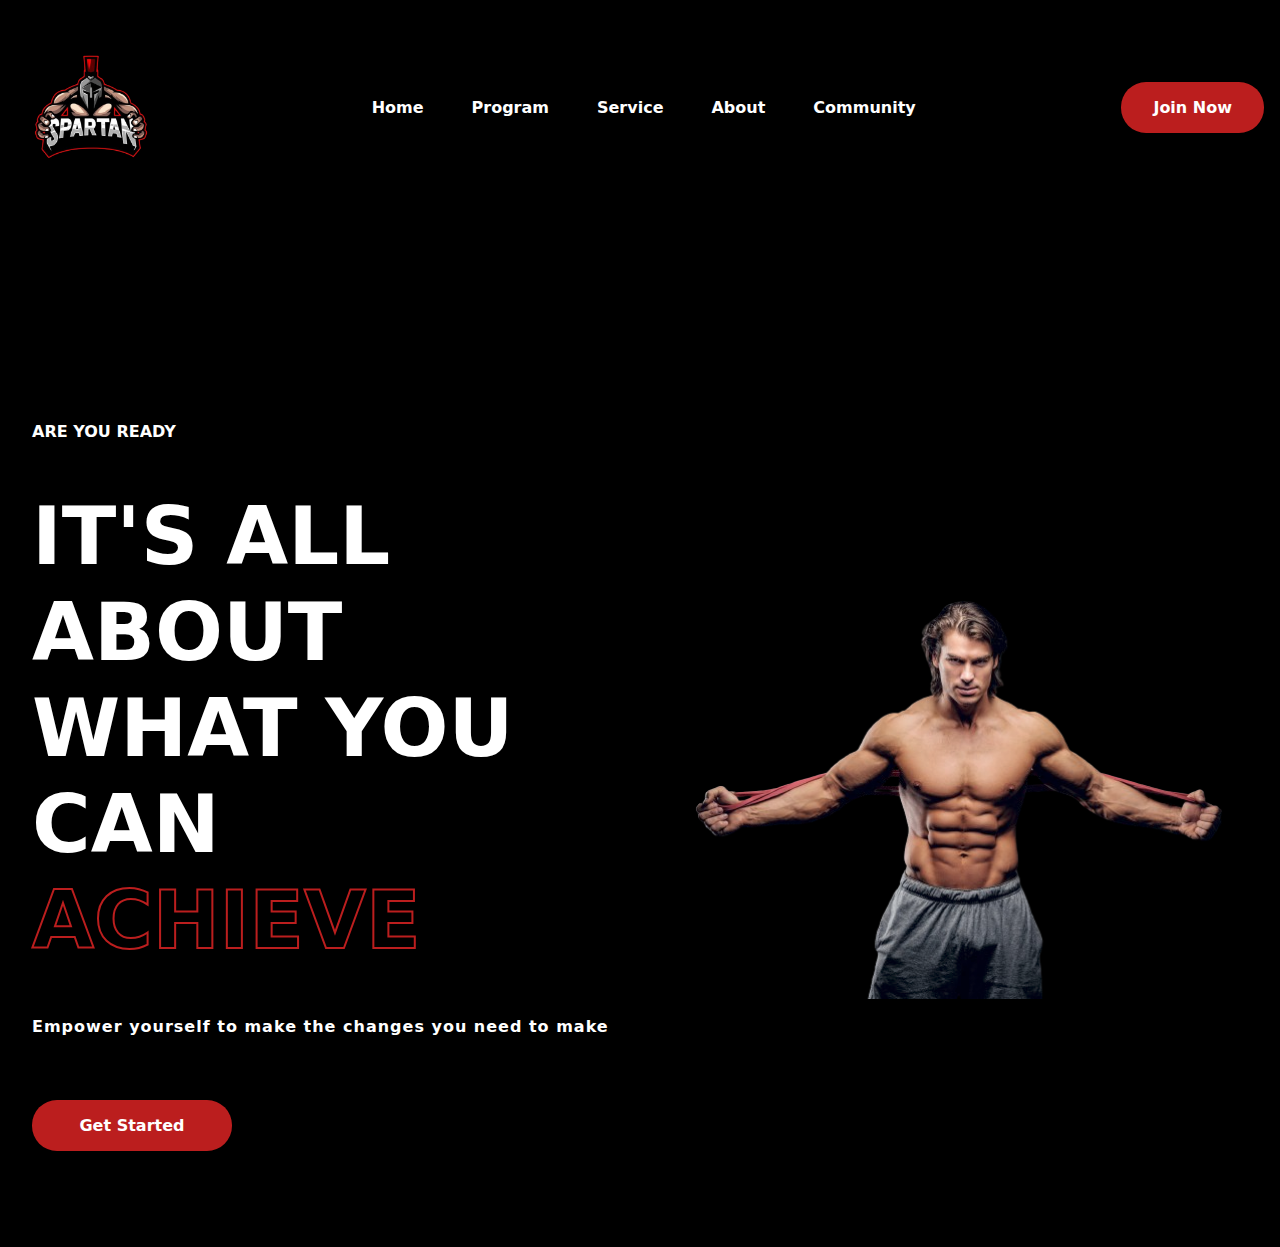
<file: index.html>
<!DOCTYPE html>
<html lang="en">
<head>
    <meta charset="UTF-8">
    <meta name="viewport" content="width=device-width, initial-scale=1.0">
    <link rel="stylesheet" href="styles.css">
    <title>SPARTAN</title>
</head>
<body>
    <div class="container">
        <nav class="nav-section">
            <div class="nav-logo">
                <a href="#"><img class="logo" src="./assets/logo.png" alt="logo"></a>
            </div>
            <ul class="nav-links">
                <li><a class="links" href="#Home">Home</a></li>
                <li><a class="links" href="#Program">Program</a></li>
                <li><a class="links" href="#Service">Service</a></li>
                <li><a class="links" href="#About">About</a></li>
                <li><a class="links" href="#Community">Community</a></li>
            </ul>
            <button class="btn">Join Now</button>
        </nav>
        <div class="hero">
            <div class="headers">
                <h4>ARE YOU READY</h4>
                <h1>IT'S ALL ABOUT WHAT YOU CAN <span>ACHIEVE</span></h1>
                <p>Empower yourself to make the changes you need to make</p>
                <button class="btn">Get Started</button>
            </div>
            <div class="hero-img">
                <img src="./assets/heropic.png" alt="heroimg">
            </div>
        </div>
    </div>
</body>
</html>
</file>
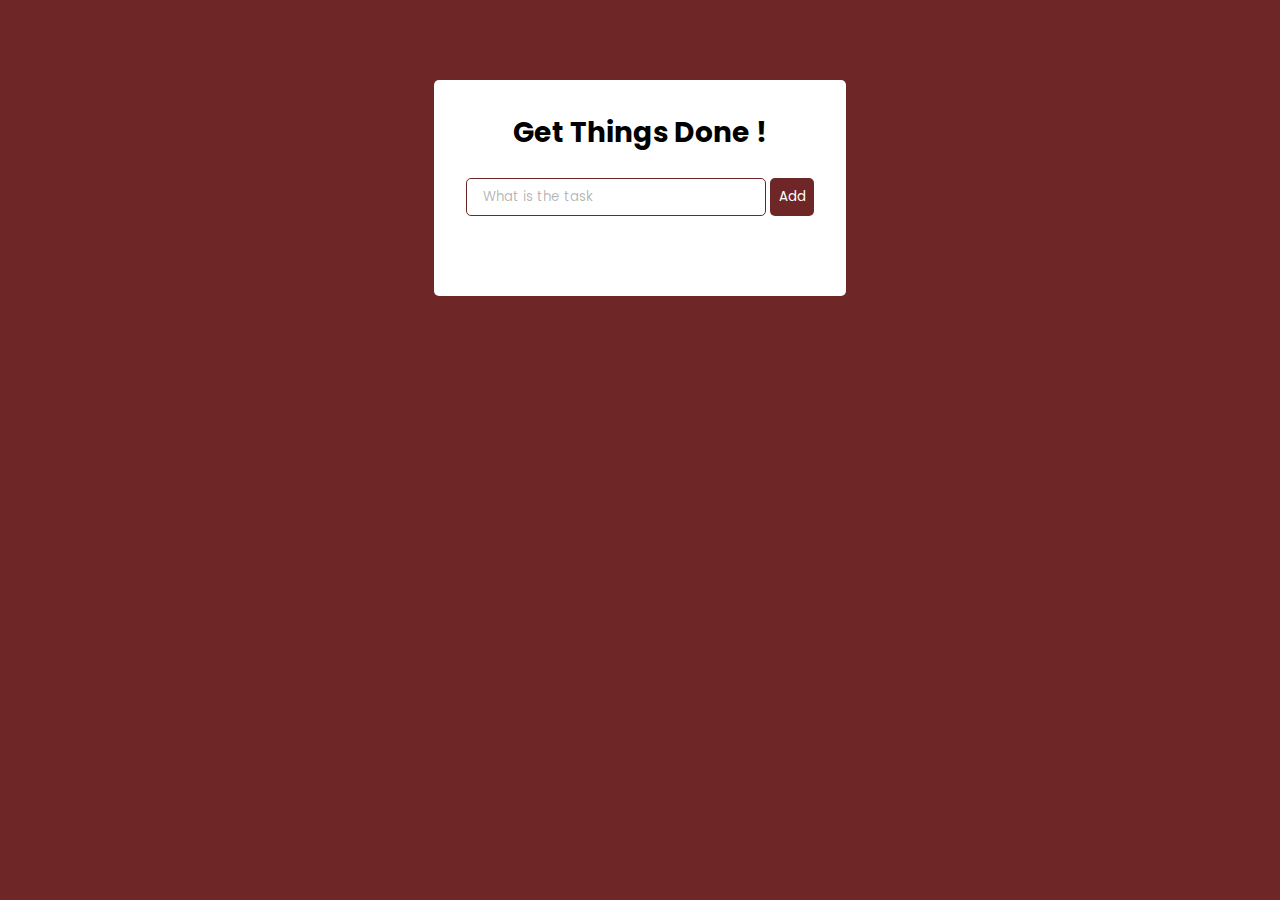
<file: Task2/index.html>
<!DOCTYPE html>
<html lang="en">
<head>
    <meta charset="UTF-8">
    <meta name="viewport" content="width=device-width, initial-scale=1.0">
    <link rel="stylesheet" href="style.css">
    <title>TodoApp</title>
</head>
<body>
    <div class="TodoWrapper">
        <h1>Get Things Done !</h1>
        <div class="TodoForm">
            <input type="text" id="todoinput" class="todoinput" placeholder='What is the task' />
            <button onclick="addTask()" class='todobtn'>Add</button>
        </div>
            <ul id="list">
                
            </ul>
    </div>
    <script src="index.js"></script>
</body>
</html>
</file>
<file: styles.css>
*{
    margin: 0;
    padding: 0;
    box-sizing: border-box;
    background-color: black;
    font-family: system-ui, -apple-system, BlinkMacSystemFont, 'Segoe UI', Roboto, Oxygen, Ubuntu, Cantarell, 'Open Sans', 'Helvetica Neue', sans-serif;
}

.container{
    padding: 1rem;
}

.nav-section{
    display: flex;
    margin: auto;
    justify-content: space-between;
    align-items: center;
    gap: 2rem;
    padding-top: 1rem;
}
a{
    text-decoration: none;
    color: white;
}

.logo{
    width: 150px;
}

.links{
    color: white;
    font-size: 1rem;
    font-weight: bold;
}
.links:hover{
    color: #bb1e1e;
    transition-duration: .5s;
}

.nav-links{
    list-style: none;
    display: flex;
    align-items: center;
    gap: 3rem;
}


.btn{
    border: none;
    padding: 1rem 2rem;
    text-align: center;
    outline: none;
    color: white;
    background-color: #bb1e1e;
    cursor: pointer;
    font-weight: bold;
    font-size: 1rem;
    border-radius: 25px;
    transition: transform .3s;
    max-width: 200px;
    
}

.btn:hover{
    transform: scale(1.1);
    transition-duration: 300ms;
    
}

img {
    width: 100%;
    display: flex;
  }

.hero{
    padding: 5rem 1rem;
    display: grid;
    grid-template-columns: repeat(2,1fr);
    align-items: center;
    gap: 2rem;
    width: screen;
    height: screen;
    margin-top: 10rem;
}


.headers{
    display: flex;
    flex-direction: column;
    gap: 2rem;
}

.hero h4{
    margin-bottom: 1rem;
    font-size: 1rem;
    font-weight: bold;
    color: #ffffff;
}

.hero h1 {
    margin-bottom: 1rem;
    font-size: 5rem;
    font-weight: 700;
    line-height: 6rem;
    color: white;
} 


.hero h1 span {
    margin-right: 1rem;
    -webkit-text-fill-color: transparent;
    -webkit-text-stroke: 2px #bb1e1e;
}

.hero p {
    margin-bottom: 2rem;
    color: white;
    font-weight: bold;
    letter-spacing: 1px;
}

.hero img {
    max-width: 650px;
    max-height: 650px;
    margin: auto;
}
</file>
<file: Task2/style.css>
@import url('https://fonts.googleapis.com/css2?family=Poppins&display=swap');

* {
  font-family: 'Poppins', sans-serif;
  margin: 0;
  padding: 0;
  box-sizing: border-box;
}

body {
  background: #6f2626;
  color: #6f2626;
  display: flex;
  justify-content: center;
  align-items: center;
}

.App {
  text-align: center;
}

h1 {
  color: #000000;
  margin-bottom: 0.5rem;
  font-size: 1.75rem;
  text-align: center;
}

.TodoWrapper {
  background: #ffffff;
  margin-top: 5rem;
  padding: 2rem;
  border-radius: 5px;
  position: relative;
}

.TodoForm {
  width: 100%;
  margin-bottom: 1rem;
}

.todoinput {
  outline: none;
  background: none;
  border: 1px solid #6f2626;
  padding: 0.5rem 1rem;
  margin-top: 1rem;
  margin-bottom: 2rem;
  border-radius: 5px;
  width: 300px;
  color: #000000;
}

.todoinput::placeholder {
  color: #0000004d;
}

.todobtn {
  background: #6f2626;
  color: #ffffff;
  border: none;
  padding: 0.55rem;
  border-radius: 5px;
  cursor: pointer;
}

ul li {
  display: flex;
  justify-content: space-between;
  margin-bottom: 1rem;
  list-style: none;
  font-size: 17px;
  padding: 12px 8px 12px 7px;
  outline: none;
  user-select: none;
  border: 1px #6f2626 solid;
  border-radius: 5px;
  cursor: pointer;
}

ul li:hover{
  transform: scale(1.01);
  transition-duration: 0.3s;
}

ul li.checked{
  color: #555;
  text-decoration: line-through;
  
}

ul li span{
  background: #6f2626;
  color: #ffffff;
  border-radius: 5px;
  cursor: pointer;
  padding: 5px 10px;

  
}
</file>
